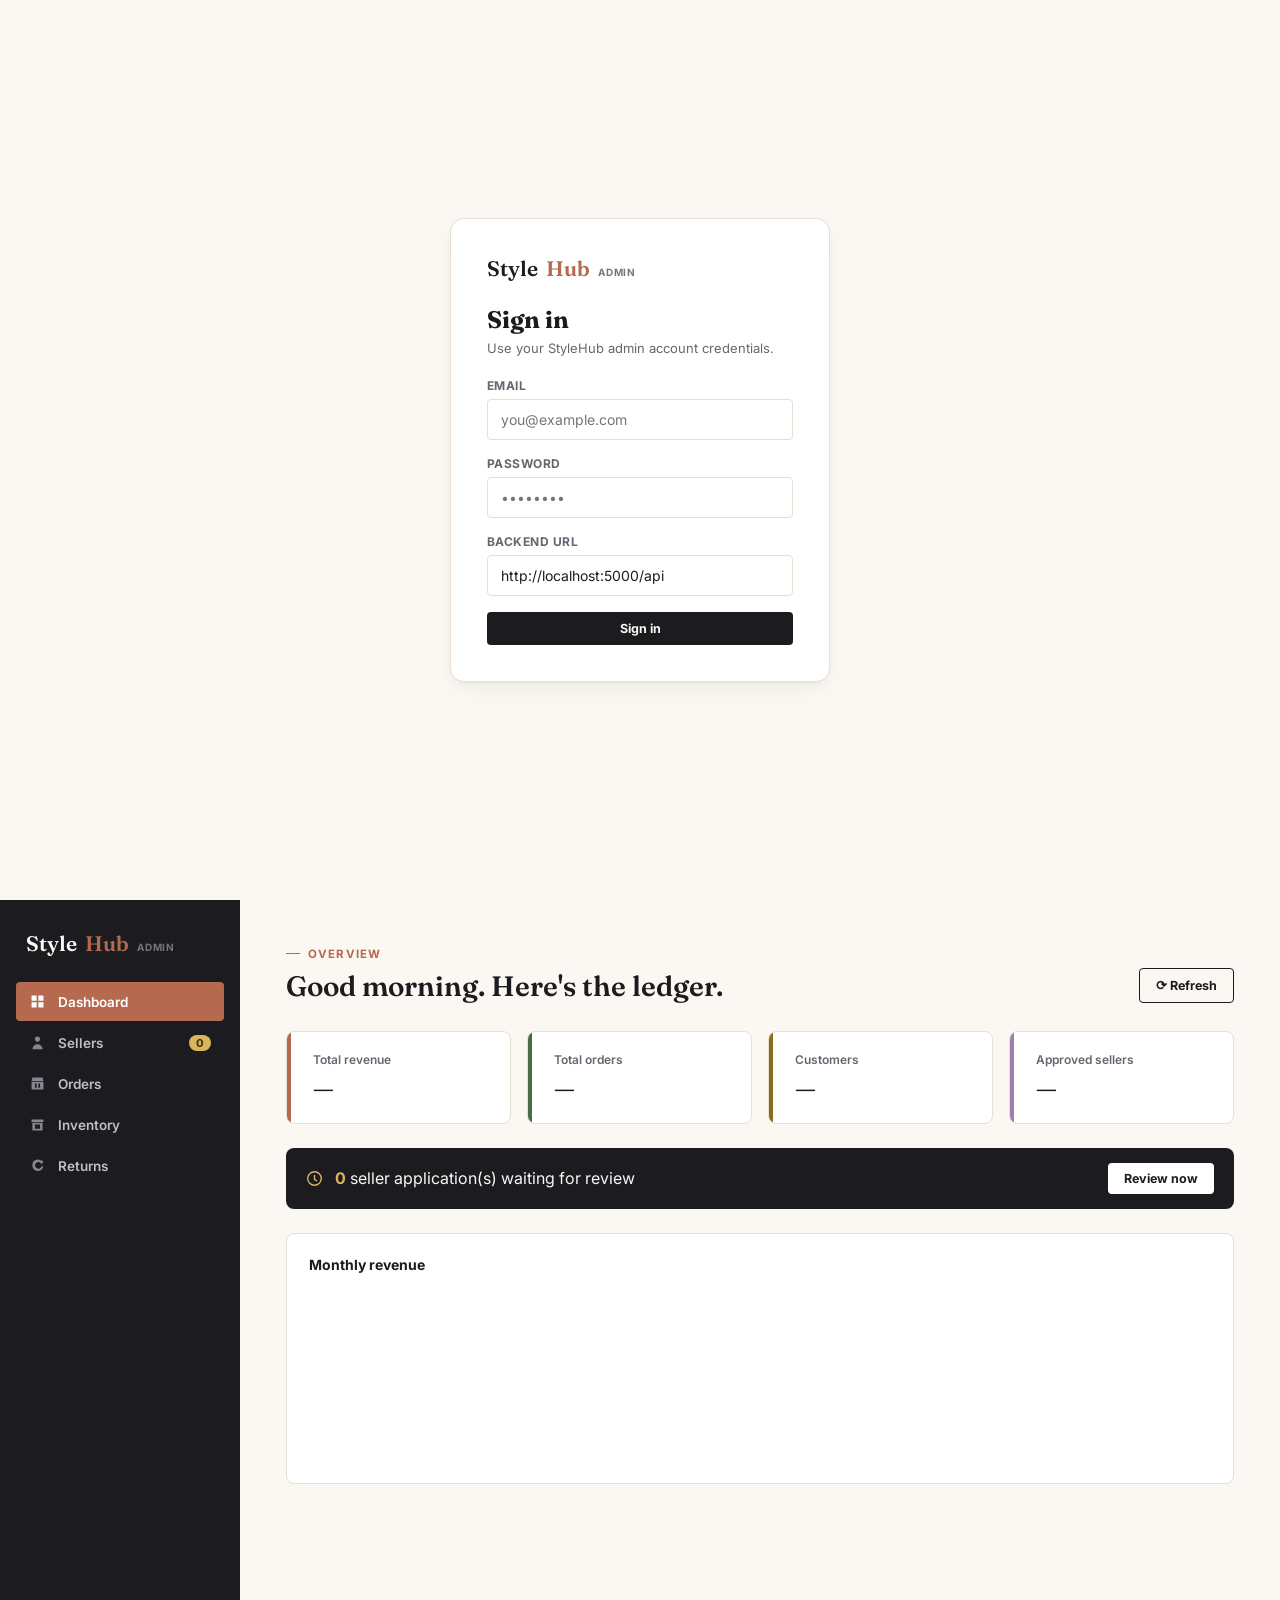
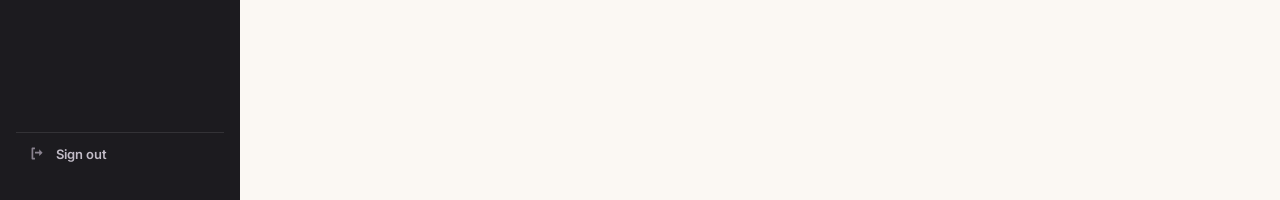
<file: admin/index.html>
<!DOCTYPE html>
<html lang="en">
<head>
<meta charset="UTF-8" />
<meta name="viewport" content="width=device-width, initial-scale=1.0" />
<title>StyleHub — Admin</title>
<link rel="preconnect" href="https://fonts.googleapis.com">
<link rel="preconnect" href="https://fonts.gstatic.com" crossorigin>
<link href="https://fonts.googleapis.com/css2?family=Fraunces:opsz,wght@9..144,500;9..144,600&family=Inter:wght@400;500;600;700;800&display=swap" rel="stylesheet">
<link rel="stylesheet" href="style.css" />
</head>
<body>

<!-- ============ LOGIN SCREEN ============ -->
<div class="login-screen" id="loginScreen">
  <div class="login-card">
    <div class="brand" style="color:var(--ink);padding:0 0 24px;">Style<span>Hub</span><small>Admin</small></div>
    <h1>Sign in</h1>
    <p class="login-sub">Use your StyleHub admin account credentials.</p>
    <div class="field">
      <label>Email</label>
      <input id="loginEmail" type="email" placeholder="you@example.com" />
    </div>
    <div class="field">
      <label>Password</label>
      <input id="loginPassword" type="password" placeholder="••••••••" />
    </div>
    <div class="field">
      <label>Backend URL</label>
      <input id="apiUrl" type="text" value="http://localhost:5000/api" />
    </div>
    <button class="btn btn-primary btn-full" onclick="login()">Sign in</button>
    <p class="login-error" id="loginError" hidden></p>
  </div>
</div>

<!-- ============ MAIN ADMIN APP (hidden until logged in) ============ -->
<div class="shell" id="adminShell" hidden>

  <aside class="sidebar">
    <div class="brand">Style<span>Hub</span><small>Admin</small></div>

    <nav class="nav">
      <button class="nav-link active" data-view="dashboard">
        <svg viewBox="0 0 20 20"><path d="M3 3h6v6H3V3zm8 0h6v6h-6V3zM3 11h6v6H3v-6zm8 0h6v6h-6v-6z" fill="currentColor"/></svg>
        Dashboard
      </button>
      <button class="nav-link" data-view="sellers">
        <svg viewBox="0 0 20 20"><path d="M10 9a3 3 0 100-6 3 3 0 000 6zm-6 9a6 6 0 1112 0H4z" fill="currentColor"/></svg>
        Sellers <span class="nav-count" id="navSellerCount">0</span>
      </button>
      <button class="nav-link" data-view="orders">
        <svg viewBox="0 0 20 20"><path d="M4 3h12l1 4H3l1-4zm-1 5h14v9H3V8zm4 2v5h2v-5H7zm4 0v5h2v-5h-2z" fill="currentColor"/></svg>
        Orders
      </button>
      <button class="nav-link" data-view="inventory">
        <svg viewBox="0 0 20 20"><path d="M3 4h14v3H3V4zm1 4h12v9H4V8zm3 2v5h6v-5H7z" fill="currentColor"/></svg>
        Inventory
      </button>
      <button class="nav-link" data-view="returns">
        <svg viewBox="0 0 20 20"><path d="M4 9a6 6 0 0110-4.5V3l3 3-3 3V7a4 4 0 10.9 4H17a6 6 0 11-13-2z" fill="currentColor"/></svg>
        Returns
      </button>
    </nav>

    <button class="sidebar-logout" onclick="logout()">
      <svg viewBox="0 0 20 20"><path d="M7 3H4a1 1 0 00-1 1v12a1 1 0 001 1h3v-2H5V5h2V3zm9 6l-4-4v3H7v2h5v3l4-4z" fill="currentColor"/></svg>
      Sign out
    </button>
  </aside>

  <main class="content">

    <section class="view active" id="view-dashboard">
      <header class="view-head">
        <div>
          <span class="eyebrow">Overview</span>
          <h1>Good morning. Here's the ledger.</h1>
        </div>
        <button class="btn btn-outline" onclick="loadAll()">⟳ Refresh</button>
      </header>

      <div class="stat-grid">
        <div class="stat-card"><span class="stat-spine spine-clay"></span><span class="stat-label">Total revenue</span><span class="stat-value" id="statRevenue">—</span></div>
        <div class="stat-card"><span class="stat-spine spine-sage"></span><span class="stat-label">Total orders</span><span class="stat-value" id="statOrders">—</span></div>
        <div class="stat-card"><span class="stat-spine spine-amber"></span><span class="stat-label">Customers</span><span class="stat-value" id="statCustomers">—</span></div>
        <div class="stat-card"><span class="stat-spine spine-plum"></span><span class="stat-label">Approved sellers</span><span class="stat-value" id="statSellers">—</span></div>
      </div>

      <div class="banner" id="pendingBanner" hidden>
        <svg viewBox="0 0 20 20"><path d="M10 2a8 8 0 100 16 8 8 0 000-16zm0 4v5l3 2" stroke="currentColor" stroke-width="1.6" fill="none"/></svg>
        <span><strong id="pendingCount">0</strong> seller application(s) waiting for review</span>
        <button class="banner-action" data-goto="sellers">Review now</button>
      </div>

      <div class="panel">
        <div class="panel-head"><strong>Monthly revenue</strong></div>
        <div class="bar-chart" id="revenueChart"></div>
      </div>
    </section>

    <section class="view" id="view-sellers">
      <header class="view-head">
        <div><span class="eyebrow">Applications &amp; accounts</span><h1>Sellers</h1></div>
        <div class="filter-tabs" id="sellerFilterTabs">
          <button class="active" data-filter="pending">Pending</button>
          <button data-filter="approved">Approved</button>
          <button data-filter="rejected">Rejected</button>
          <button data-filter="all">All</button>
        </div>
      </header>
      <div class="card-list" id="sellerList"><div class="empty-row">Loading…</div></div>
    </section>

    <section class="view" id="view-orders">
      <header class="view-head">
        <div><span class="eyebrow">Platform-wide</span><h1>Orders</h1></div>
      </header>
      <div class="table" id="orderTable">
        <div class="table-row table-head"><span>Order</span><span>Customer</span><span>Total</span><span>Payment</span><span>Status</span></div>
      </div>
    </section>

    <section class="view" id="view-inventory">
      <header class="view-head">
        <div><span class="eyebrow">Stock levels</span><h1>Inventory</h1></div>
        <div class="filter-tabs" id="inventoryFilterTabs">
          <button class="active" data-filter="low">Low stock</button>
          <button data-filter="out">Out of stock</button>
          <button data-filter="all">All products</button>
        </div>
      </header>
      <div class="table" id="inventoryTable">
        <div class="table-row table-head"><span>Product</span><span>Seller</span><span>Stock</span><span>Sold</span></div>
      </div>
    </section>

    <section class="view" id="view-returns">
      <header class="view-head">
        <div><span class="eyebrow">Refund requests</span><h1>Returns</h1></div>
      </header>
      <div class="card-list" id="returnsList"><div class="empty-row">Loading…</div></div>
    </section>

  </main>
</div>

<div class="toast" id="toast"></div>

<script src="app.js"></script>
</body>
</html>
</file>
<file: admin/style.css>
:root {
  --ink: #1C1B1F; --ink-soft: #6B6470; --paper: #FBF8F3; --paper-dim: #F2EDE3;
  --white: #FFFFFF; --line: #E7DFD2; --clay: #B5694F; --clay-deep: #9A5640;
  --sage-deep: #4A6B47; --amber: #D9B65B; --amber-deep: #8A6B1F; --rust: #C1593B; --plum: #9F7FB3;
  --font-display: 'Fraunces', serif; --font-body: 'Inter', sans-serif;
  --radius-sm: 4px; --radius: 8px; --radius-lg: 14px;
  --shadow: 0 1px 2px rgba(28,27,31,0.04), 0 8px 24px -8px rgba(28,27,31,0.10);
}
* { box-sizing: border-box; }
html, body { margin: 0; padding: 0; background: var(--paper); font-family: var(--font-body); color: var(--ink); }
button { font-family: var(--font-body); cursor: pointer; border: none; background: none; }
input, select { font-family: var(--font-body); }
svg { width: 17px; height: 17px; flex-shrink: 0; }

/* ---- login screen ---- */
.login-screen { min-height: 100vh; display: flex; align-items: center; justify-content: center; padding: 20px; }
.login-card { background: var(--white); border: 1px solid var(--line); border-radius: var(--radius-lg); padding: 36px; max-width: 380px; width: 100%; box-shadow: var(--shadow); }
.login-card h1 { font-family: var(--font-display); font-size: 24px; margin: 0 0 6px; }
.login-sub { font-size: 13px; color: var(--ink-soft); margin: 0 0 22px; }
.login-error { color: var(--rust); font-size: 13px; margin-top: 12px; }

.shell { display: flex; min-height: 100vh; }
.sidebar { width: 240px; background: var(--ink); display: flex; flex-direction: column; padding: 26px 16px; position: sticky; top: 0; height: 100vh; flex-shrink: 0; }
.brand { font-family: var(--font-display); font-size: 21px; font-weight: 600; color: var(--paper); padding: 4px 10px 26px; display: flex; align-items: baseline; gap: 8px; }
.brand span { color: var(--clay); }
.brand small { font-family: var(--font-body); font-size: 10px; font-weight: 700; text-transform: uppercase; letter-spacing: 0.08em; color: #79737E; }
.nav { display: flex; flex-direction: column; gap: 2px; flex: 1; }
.nav-link { display: flex; align-items: center; gap: 12px; padding: 11px 13px; border-radius: var(--radius-sm); font-size: 13.5px; font-weight: 600; color: #C2BCC7; text-align: left; width: 100%; }
.nav-link svg { color: #8A8390; }
.nav-link:hover { background: rgba(255,255,255,0.06); color: var(--paper); }
.nav-link.active { background: var(--clay); color: var(--white); }
.nav-link.active svg { color: var(--white); }
.nav-count { margin-left: auto; background: var(--amber); color: #4A3A0F; font-size: 11px; font-weight: 800; padding: 1px 7px; border-radius: 100px; }
.nav-link.active .nav-count { background: var(--white); color: var(--clay-deep); }
.sidebar-logout { display: flex; align-items: center; gap: 10px; padding: 12px 13px; color: #C2BCC7; font-size: 13px; font-weight: 600; border-top: 1px solid rgba(255,255,255,0.1); margin-top: 10px; }
.sidebar-logout svg { color: #8A8390; }
.sidebar-logout:hover { color: var(--rust); }
.content { flex: 1; padding: 38px 46px; max-width: 1240px; }

.view { display: none; }
.view.active { display: block; }
.view-head { display: flex; align-items: flex-end; justify-content: space-between; flex-wrap: wrap; gap: 16px; margin-bottom: 28px; }
.eyebrow { font-size: 11.5px; font-weight: 700; letter-spacing: 0.1em; text-transform: uppercase; color: var(--clay); display: inline-flex; align-items: center; gap: 8px; margin-bottom: 8px; }
.eyebrow::before { content: ''; width: 14px; height: 1px; background: var(--clay); }
.view-head h1 { font-family: var(--font-display); font-size: 28px; font-weight: 600; margin: 0; }

.field { display: flex; flex-direction: column; gap: 6px; margin-bottom: 16px; }
.field label { font-size: 12px; font-weight: 700; color: var(--ink-soft); text-transform: uppercase; letter-spacing: 0.04em; }
.field input { padding: 11px 13px; border: 1.5px solid var(--line); border-radius: var(--radius-sm); font-size: 14px; color: var(--ink); }
.field input:focus { outline: none; border-color: var(--clay); }

.stat-grid { display: grid; grid-template-columns: repeat(4, 1fr); gap: 16px; margin-bottom: 24px; }
.stat-card { position: relative; background: var(--white); border: 1px solid var(--line); border-radius: var(--radius); padding: 20px 22px 20px 26px; display: flex; flex-direction: column; gap: 6px; overflow: hidden; }
.stat-spine { position: absolute; top: 0; left: 0; bottom: 0; width: 4px; }
.spine-clay { background: var(--clay); } .spine-sage { background: var(--sage-deep); } .spine-amber { background: var(--amber-deep); } .spine-plum { background: var(--plum); }
.stat-label { font-size: 12px; font-weight: 600; color: var(--ink-soft); }
.stat-value { font-family: var(--font-display); font-size: 25px; font-weight: 600; }

.banner { display: flex; align-items: center; gap: 12px; background: var(--ink); color: var(--paper); border-radius: var(--radius); padding: 15px 20px; margin-bottom: 24px; }
.banner svg { color: var(--amber); } .banner strong { color: var(--amber); }
.banner-action { margin-left: auto; background: var(--white); color: var(--ink); font-size: 12.5px; font-weight: 700; padding: 8px 16px; border-radius: var(--radius-sm); }
.banner-action:hover { background: var(--amber); }

.panel { background: var(--white); border: 1px solid var(--line); border-radius: var(--radius); padding: 22px; }
.panel-head { display: flex; align-items: center; gap: 8px; margin-bottom: 18px; font-size: 14px; }
.bar-chart { display: flex; align-items: flex-end; gap: 16px; height: 170px; padding-top: 10px; }
.bar-col { display: flex; flex-direction: column; align-items: center; gap: 6px; flex: 1; }
.bar { width: 100%; max-width: 44px; background: var(--clay); border-radius: 3px 3px 0 0; min-height: 4px; }
.bar-label { font-size: 10.5px; color: var(--ink-soft); font-weight: 600; }

.filter-tabs { display: flex; gap: 5px; background: var(--paper-dim); padding: 4px; border-radius: 100px; flex-wrap: wrap; }
.filter-tabs button { font-size: 12px; font-weight: 700; padding: 7px 14px; border-radius: 100px; color: var(--ink-soft); }
.filter-tabs button.active { background: var(--ink); color: var(--paper); }

.card-list { display: flex; flex-direction: column; gap: 12px; }
.entry-card { position: relative; background: var(--white); border: 1px solid var(--line); border-radius: var(--radius); padding: 18px 20px 18px 24px; display: flex; justify-content: space-between; align-items: center; gap: 20px; overflow: hidden; flex-wrap: wrap; }
.entry-spine { position: absolute; top: 0; left: 0; bottom: 0; width: 4px; }
.entry-spine.pending, .entry-spine.requested { background: var(--amber-deep); }
.entry-spine.approved, .entry-spine.refunded { background: var(--sage-deep); }
.entry-spine.rejected { background: var(--rust); }
.entry-info { display: flex; flex-direction: column; gap: 3px; }
.entry-info strong { font-size: 15px; }
.entry-info span { font-size: 12.5px; color: var(--ink-soft); }
.entry-info p { font-size: 12.5px; margin-top: 4px; max-width: 420px; color: var(--ink-soft); }
.entry-right { display: flex; flex-direction: column; align-items: flex-end; gap: 10px; flex-shrink: 0; }
.entry-actions { display: flex; gap: 8px; }

.tag { display: inline-flex; align-items: center; font-size: 10.5px; font-weight: 800; letter-spacing: 0.04em; text-transform: uppercase; padding: 4px 10px; border-radius: 100px; }
.tag-pending, .tag-requested { background: #F6E7B0; color: var(--amber-deep); }
.tag-approved, .tag-refunded { background: #D3E3D1; color: var(--sage-deep); }
.tag-rejected { background: #F5D9CF; color: var(--rust); }

.btn { display: inline-flex; align-items: center; justify-content: center; gap: 7px; padding: 9px 16px; font-size: 12.5px; font-weight: 700; border-radius: var(--radius-sm); }
.btn-primary { background: var(--ink); color: var(--paper); }
.btn-primary:hover { background: var(--clay); }
.btn-outline { background: transparent; border: 1.5px solid var(--ink); color: var(--ink); }
.btn-outline:hover { background: var(--ink); color: var(--paper); }
.btn-full { width: 100%; }
.text-action { font-size: 12px; font-weight: 700; color: var(--clay); text-decoration: underline; }

.table { background: var(--white); border: 1px solid var(--line); border-radius: var(--radius); overflow: hidden; }
.table-row { display: grid; align-items: center; gap: 12px; padding: 14px 20px; border-bottom: 1px solid var(--line); font-size: 13px; }
.table-row:last-child { border-bottom: none; }
.table-head { background: var(--paper-dim); font-size: 11px; font-weight: 800; text-transform: uppercase; letter-spacing: 0.04em; color: var(--ink-soft); }
.status-select { border: 1.5px solid var(--line); border-radius: var(--radius-sm); padding: 6px 9px; font-size: 12px; font-weight: 700; background: var(--white); color: var(--ink); }
.empty-row { padding: 48px 20px; text-align: center; color: var(--ink-soft); font-size: 13.5px; }

.toast { position: fixed; bottom: 24px; left: 50%; transform: translateX(-50%) translateY(20px); background: var(--ink); color: var(--paper); padding: 13px 22px; border-radius: var(--radius-sm); font-size: 13.5px; font-weight: 600; box-shadow: var(--shadow); opacity: 0; pointer-events: none; transition: opacity 0.2s, transform 0.2s; z-index: 400; }
.toast.show { opacity: 1; transform: translateX(-50%) translateY(0); }

@media (max-width: 980px) { .stat-grid { grid-template-columns: 1fr 1fr; } }
@media (max-width: 860px) {
  .shell { flex-direction: column; }
  .sidebar { width: 100%; height: auto; position: static; flex-direction: row; align-items: center; padding: 14px 16px; overflow-x: auto; }
  .brand { padding: 0; flex-shrink: 0; }
  .nav { flex-direction: row; flex: 1; }
  .nav-link span:not(.nav-count) { display: none; }
  .nav-link { flex-shrink: 0; }
  .sidebar-logout { margin: 0; border-top: none; flex-shrink: 0; }
  .content { padding: 24px 18px; }
}
</file>
